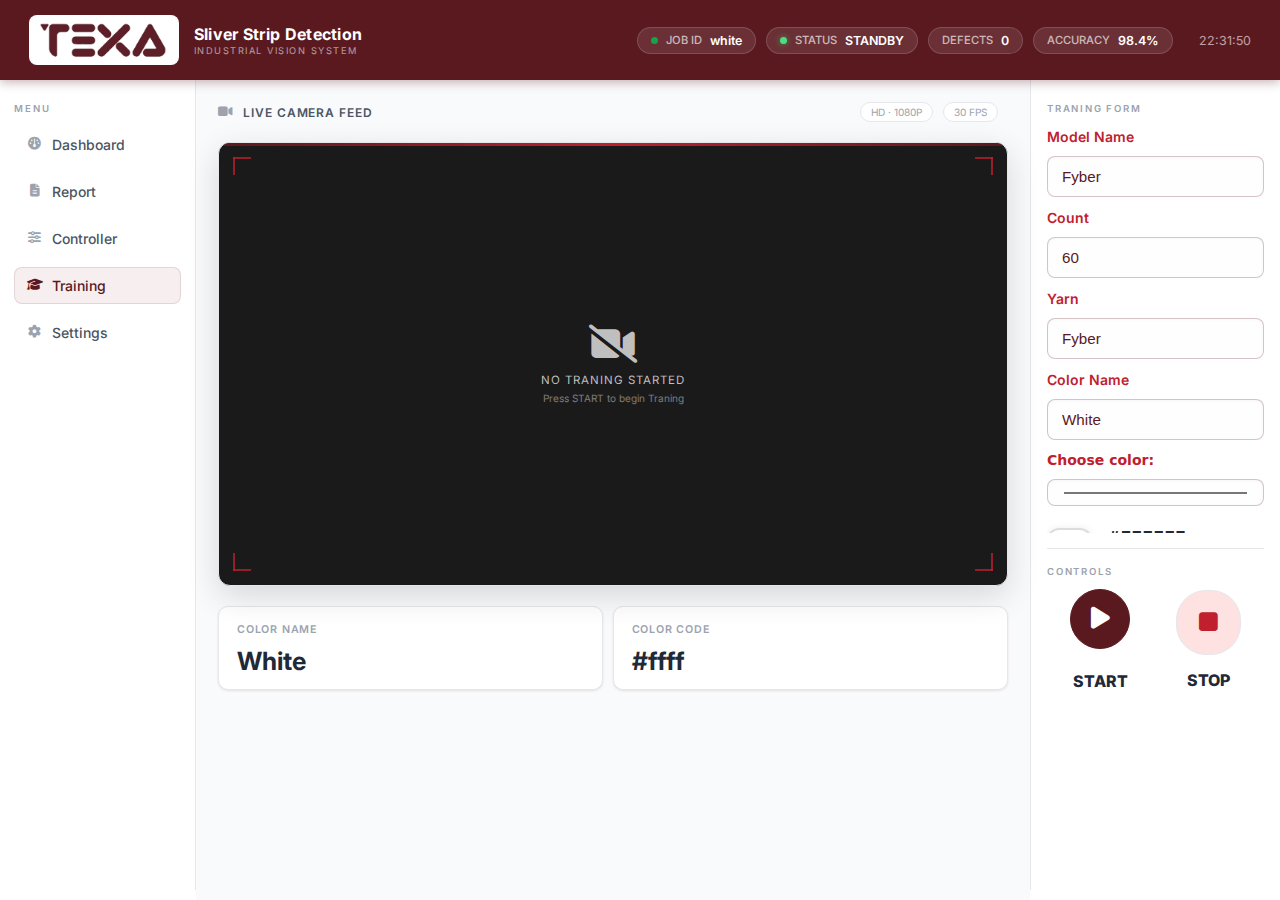
<file: traning.html>
<!DOCTYPE html>
<html lang="en">

<head>
    <meta charset="UTF-8" />
    <meta name="viewport" content="width=device-width, initial-scale=1.0" />
    <title>Traning — Sliver Strip Detection</title>
    <link rel="preconnect" href="https://fonts.googleapis.com">
    <link
        href="https://fonts.googleapis.com/css2?family=Inter:wght@300;400;500;600;700&family=JetBrains+Mono:wght@400;500&display=swap"
        rel="stylesheet">
    <link rel="stylesheet" href="https://cdnjs.cloudflare.com/ajax/libs/font-awesome/6.5.0/css/all.min.css"
        crossorigin="anonymous" />
    <style>
        @import url('https://fonts.googleapis.com/css2?family=Inter:ital,opsz,wght@0,14..32,100..900;1,14..32,100..900&display=swap');

        :root {
            --primary: #5a191f;
            --primary-dark: #3e1016;
            --primary-mid: #7a2229;
            --primary-light: #f7eeef;
            --primary-xlight: #fdf5f5;
            --accent: #c0202e;
            --white: #ffffff;
            --gray-50: #f9fafb;
            --gray-100: #f3f4f6;
            --gray-200: #e5e7eb;
            --gray-400: #9ca3af;
            --gray-600: #4b5563;
            --gray-800: #1f2937;
            --green: #16a34a;
            --green-light: #dcfce7;
            --red-light: #fee2e2;
            --shadow-sm: 0 1px 3px rgba(90, 25, 31, 0.08), 0 1px 2px rgba(90, 25, 31, 0.04);
            --shadow-md: 0 4px 12px rgba(90, 25, 31, 0.1);
            --shadow-lg: 0 10px 32px rgba(0, 0, 0, 0.14);
        }

        * {
            margin: 0;
            padding: 0;
            box-sizing: border-box;
        }

        a {
            text-decoration: none;
        }

        body {
            font-family: 'Inter', sans-serif;
            background: var(--white);
            color: var(--gray-800);
            min-height: 100vh;
            display: flex;
            flex-direction: column;
        }

        /* ─── HEADER ─── */
        header {
            background: var(--primary);
            color: var(--white);
            height: 80px;
            padding: 0 1.8rem;
            display: flex;
            align-items: center;
            box-shadow: 0 2px 10px rgba(90, 25, 31, 0.35);
            position: relative;
            z-index: 10;
            flex-shrink: 0;
        }

        .logo-icon {
            margin-right: 15px;
            width: 150px;
            height: 50px;
            background: rgb(255 255 255);
            border: 1px solid rgba(255, 255, 255, 0.22);
            border-radius: 8px;
            display: flex;
            align-items: center;
            justify-content: center;
            font-size: 1rem;
            flex-shrink: 0;
        }

        .logo-icon img {
            width: 100%;
            height: auto;
        }

        .brand {
            display: flex;
            flex-direction: column;
            line-height: 1.25;
        }

        .brand-name {
            font-size: 1rem;
            font-weight: 700;
            letter-spacing: 0.3px;
        }

        .brand-sub {
            font-family: "Inter", sans-serif;
            font-size: 0.58rem;
            opacity: 0.55;
            letter-spacing: 1.5px;
            text-transform: uppercase;
            margin-top: 1px;
        }

        .header-pills {
            display: flex;
            margin-right: 10px;
            margin-left: auto;
        }

        .pill {
            margin-right: 10px;
            display: flex;
            align-items: center;
            background: rgba(255, 255, 255, 0.1);
            border: 1px solid rgba(255, 255, 255, 0.15);
            border-radius: 20px;
            padding: 5px 13px;
            font-size: 0.78rem;
            font-weight: 500;
        }

        .pill-dot {
            width: 7px;
            height: 7px;
            border-radius: 50%;
            background: rgba(255, 255, 255, 0.35);
            flex-shrink: 0;
            margin-right: 8px;
        }

        .pill-dot.live {
            background: #4ade80;
            box-shadow: 0 0 6px rgba(74, 222, 128, 0.6);
            animation: blink 2s ease-in-out infinite;
            margin-right: 8px;
        }

        @keyframes blink {

            0%,
            100% {
                opacity: 1
            }

            50% {
                opacity: .3
            }
        }

        .pill-lbl {
            opacity: .65;
            font-size: .7rem;
        }

        .pill-val {
            font-weight: 600;
            margin-left: 8px;
        }

        .hdr-clock {
            font-family: "Inter", sans-serif;
            font-size: .78rem;
            opacity: .6;
            margin-left: .4rem;
        }

        /* ─── LAYOUT ─── */
        .container {
            flex: 1;
            display: grid;
            grid-template-columns: 196px 1fr 250px;
            min-height: 0;
        }

        /* ─── SIDEBAR ─── */
        aside {
            background: var(--white);
            border-right: 1px solid var(--gray-200);
            padding: 1.3rem .9rem;
            display: flex;
            flex-direction: column;
            margin-bottom: 10px;
        }

        aside.right {
            border-right: none;
            border-left: 1px solid var(--gray-200);
            padding: 1.3rem 1rem;
        }

        .sec-lbl {
            font-size: .6rem;
            font-weight: 600;
            letter-spacing: 1.8px;
            text-transform: uppercase;
            color: var(--gray-400);
            /* padding: 0 8px; */
            margin: 10px 0 4px;

        }

        .sec-lbl:first-child {
            margin-top: 2px;
            padding-bottom: 8px;
        }

        .nav-btn {
            background: transparent;
            border: 1px solid transparent;
            color: var(--gray-600);
            padding: 9px 12px;
            font-family: 'Inter', sans-serif;
            font-size: .875rem;
            font-weight: 500;
            border-radius: 8px;
            cursor: pointer;
            transition: all .18s ease;
            text-align: left;
            display: flex;
            align-items: center;
            margin-bottom: 10px;
            width: 100%;
        }

        .nav-btn i {
            width: 15px;
            text-align: center;
            font-size: .8rem;
            color: var(--gray-400);
            transition: color .18s;
            margin-right: 10px;
        }

        .nav-btn:hover {
            background: var(--primary-light);
            border-color: rgba(90, 25, 31, .12);
            color: var(--primary);
        }

        .nav-btn.active {
            background: var(--primary-light);
            border-color: rgba(90, 25, 31, .12);
            color: var(--primary);
        }

        .nav-btn.active i {
            color: var(--primary);
        }

        .nav-btn:hover i {
            color: var(--primary);
        }

        .divider {
            height: 1px;
            background: var(--gray-200);
            margin: 8px 0;
        }

        /* ─── MAIN ─── */
        main {
            background: var(--gray-50);
            padding: 1.4rem;
            display: flex;
            flex-direction: column;
            min-width: 0;
        }

        .feed-bar {
            display: flex;
            align-items: center;
            justify-content: space-between;
            margin-bottom: 20px;
        }

        .feed-title {
            font-size: .75rem;
            font-weight: 600;
            color: var(--gray-600);
            text-transform: uppercase;
            letter-spacing: .9px;
            display: flex;
            align-items: center;
        }

        .feed-title i {
            color: var(--gray-400);
            font-size: .8rem;
            margin-right: 10px;
        }

        .badge-row {
            display: flex;
        }

        .badge {
            font-family: "Inter", sans-serif;
            font-size: .63rem;
            padding: 3px 10px;
            border-radius: 20px;
            border: 1px solid var(--gray-200);
            color: var(--gray-400);
            background: var(--white);
            margin-right: 10px;
        }

        .badge.live-badge {
            background: var(--green-light);
            border-color: #86efac;
            color: var(--green);
            display: none;
            align-items: center;
        }

        .badge.live-badge i {
            margin-right: 10px;
        }

        /* Camera wrap */
        .camera-wrap {
            background: #1a1a1a;
            border-radius: 12px;
            overflow: hidden;
            position: relative;
            aspect-ratio: 16 / 9;
            width: 100%;
            height: auto;
            max-height: 50vh;
            min-height: 250px;
            display: grid;
            place-items: center;
            box-shadow: var(--shadow-lg);
            border: 1px solid var(--gray-200);
            margin-bottom: 20px;
        }

        /* Top accent stripe */
        .camera-wrap::before {
            content: '';
            position: absolute;
            top: 0;
            left: 0;
            right: 0;
            height: 3px;
            z-index: 3;
            background: linear-gradient(90deg, var(--primary), var(--accent), var(--primary));
        }

        /* Corner marks */
        .cm {
            position: absolute;
            width: 18px;
            height: 18px;
            z-index: 4;
            pointer-events: none;
        }

        .cm::before,
        .cm::after {
            content: '';
            position: absolute;
            background: var(--accent);
            opacity: .75;
        }

        .cm.tl {
            top: 14px;
            left: 14px;
        }

        .cm.tl::before {
            width: 2px;
            height: 100%;
            top: 0;
            left: 0;
        }

        .cm.tl::after {
            height: 2px;
            width: 100%;
            top: 0;
            left: 0;
        }

        .cm.tr {
            top: 14px;
            right: 14px;
        }

        .cm.tr::before {
            width: 2px;
            height: 100%;
            top: 0;
            right: 0;
        }

        .cm.tr::after {
            height: 2px;
            width: 100%;
            top: 0;
            right: 0;
        }

        .cm.bl {
            bottom: 14px;
            left: 14px;
        }

        .cm.bl::before {
            width: 2px;
            height: 100%;
            bottom: 0;
            left: 0;
        }

        .cm.bl::after {
            height: 2px;
            width: 100%;
            bottom: 0;
            left: 0;
        }

        .cm.br {
            bottom: 14px;
            right: 14px;
        }

        .cm.br::before {
            width: 2px;
            height: 100%;
            bottom: 0;
            right: 0;
        }

        .cm.br::after {
            height: 2px;
            width: 100%;
            bottom: 0;
            right: 0;
        }

        .no-feed,
        #videoFeed {
            grid-area: 1 / 1 / 2 / 2;
            width: 100%;
            height: 100%;
            object-fit: contain;
            display: flex;
            align-items: center;
            justify-content: center;
            flex-direction: column;
        }

        #videoFeed {
            object-fit: cover;
            background: #000;
        }

        .no-feed i {
            font-size: 2.4rem;
            color: #bfbfbf;
        }

        .no-feed p {
            font-family: "Inter", sans-serif;
            font-size: .72rem;
            letter-spacing: 1px;
            color: #bfbfbf;
            margin-top: 10px;
            text-transform: uppercase;
        }

        .no-feed span {
            margin-top: 5px;
            font-size: .63rem;
            opacity: .6;
            color: #bfbfbf;
        }

        .metrics-row {
            display: grid;
            grid-template-columns: repeat(2, 1fr);
        }

        .metric {
            margin-right: 10px;
            background: var(--white);
            border: 1px solid var(--gray-200);
            border-radius: 10px;
            padding: .95rem 1.1rem;
            box-shadow: var(--shadow-sm);
            transition: box-shadow .2s, border-color .2s;
        }

        .metric:last-child {
            margin-right: 0px;
        }

        .metric:hover {
            box-shadow: var(--shadow-md);
            border-color: rgba(90, 25, 31, .15);
        }

        .m-label {
            font-size: .67rem;
            font-weight: 600;
            color: var(--gray-400);
            text-transform: uppercase;
            letter-spacing: .8px;
            margin-bottom: 12px;
        }

        .m-val {
            font-family: "Inter", sans-serif;
            font-size: 25px;
            font-weight: bold;
            color: var(--gray-800);
            line-height: 1.05;
        }

        .m-val.good {
            color: var(--green);
        }

        .m-val.bad {
            color: var(--accent);
        }

        .m-note {
            font-size: .7rem;
            color: var(--gray-400);
            margin-top: 1px;
        }

        /* ─── RIGHT SIDEBAR ─── */
        .btn-start {
            height: 60px;
            width: 60px;
            background: var(--primary);
            color: var(--white);
            border: 1px solid var(--primary);
            padding: 10px 14px;
            border-radius: 30px;
            font-family: 'Inter', sans-serif;
            font-size: .9rem;
            font-weight: 600;
            cursor: pointer;
            display: flex;
            align-items: center;
            justify-content: center;
            transition: all .2s;
            /* box-shadow: 0 3px 10px rgba(90, 25, 31, .28); */
            margin-bottom: 7px;
            /* letter-spacing: .2px; */
        }

        .btn-start:hover {
            background: white;
            color: var(--primary);
            /* box-shadow: 0 5px 16px rgba(90, 25, 31, .38); */
            transform: translateY(-1px);
        }

        .btn-start i {
            font-size: 25px;
        }

        .btn-stop i {
            font-size: 25px;
        }

        .start_stop_flex {
            display: flex;
            justify-content: space-around;
            align-items: center;
        }

        .btn-stop {
            height: 65px;
            width: 65px;
            background: var(--red-light);
            border-color: #fca5a5;
            border: 1px solid var(--gray-200);
            padding: 10px 14px;
            border-radius: 30px;
            font-family: 'Inter', sans-serif;
            font-size: .875rem;
            font-weight: 500;
            cursor: pointer;
            display: flex;
            align-items: center;
            justify-content: center;
            transition: all .2s;
            color: var(--accent);
        }

        .btn-stop:hover {
            background: var(--white);
            color: var(--gray-600);

        }

        .sel-lbl {
            font-size: .63rem;
            font-weight: 600;
            color: var(--gray-400);
            text-transform: uppercase;
            letter-spacing: 1.2px;
            display: block;
            margin-bottom: 5px;
        }

        select.cam-select {
            width: 100%;
            background: var(--white);
            border: 1px solid var(--gray-200);
            color: var(--gray-800);
            padding: 9px 30px 9px 11px;
            font-family: 'Inter', sans-serif;
            font-size: .85rem;
            border-radius: 8px;
            cursor: pointer;
            outline: none;
            appearance: none;
            -webkit-appearance: none;
            background-image: url("data:image/svg+xml,%3Csvg xmlns='http://www.w3.org/2000/svg' width='12' height='12' viewBox='0 0 24 24' fill='none' stroke='%239ca3af' stroke-width='2'%3E%3Cpath d='M6 9l6 6 6-6'/%3E%3C/svg%3E");
            background-repeat: no-repeat;
            background-position: right 10px center;
            box-shadow: var(--shadow-sm);
            transition: border-color .2s;
        }

        select.cam-select:focus {
            border-color: var(--primary);
            box-shadow: 0 0 0 3px rgba(90, 25, 31, .08);
        }

        .stat-card {
            background: var(--gray-50);
            border: 1px solid var(--gray-200);
            border-radius: 8px;
            padding: .75rem .95rem;
            margin-bottom: 6px;
        }

        .sc-lbl {
            font-size: .63rem;
            font-weight: 600;
            color: var(--gray-400);
            text-transform: uppercase;
            letter-spacing: 1px;
            margin-bottom: 2px;
        }

        .sc-val {
            font-family: "Inter", sans-serif;
            font-size: 1.15rem;
            font-weight: 600;
            color: var(--gray-800);
        }

        .pbar {
            height: 4px;
            background: var(--gray-200);
            border-radius: 4px;
            margin-top: 6px;
            overflow: hidden;
        }

        .pbar-fill {
            height: 100%;
            border-radius: 4px;
            background: var(--primary);
            transition: width .5s ease;
        }

        .pbar-fill.green {
            background: var(--green);
        }

        .log-box {
            background: var(--white);
            border: 1px solid var(--gray-200);
            border-radius: 8px;
            padding: .6rem .75rem;
            font-family: "Inter", sans-serif;
            font-size: .63rem;
            color: var(--gray-400);
            line-height: 1.9;
            max-height: 118px;
            overflow-y: auto;
        }

        .toast {
            position: fixed;
            bottom: 26px;
            left: 50%;
            transform: translateX(-50%) translateY(60px);
            background: var(--primary);
            color: var(--white);
            padding: 12px 24px;
            border-radius: 8px;
            box-shadow: 0 8px 24px rgba(90, 25, 31, .32);
            z-index: 1000;
            display: none;
            font-size: .875rem;
            font-weight: 500;
            min-width: 270px;
            text-align: center;
            transition: transform .3s ease;
        }

        .toast.show {
            transform: translateX(-50%) translateY(0);
        }

        /* ─── MODAL ─── */
        .modal {
            position: fixed;
            inset: 0;
            background: rgba(31, 41, 55, .42);
            display: none;
            align-items: center;
            justify-content: center;
            z-index: 2000;
            backdrop-filter: blur(3px);
        }

        .modal-box {
            background: var(--white);
            border-radius: 14px;
            width: 460px;
            max-width: 92%;
            box-shadow: 0 20px 60px rgba(0, 0, 0, .2);
            overflow: hidden;
        }

        .modal-head {
            background: var(--primary);
            padding: 1.25rem 1.5rem;
            display: flex;
            align-items: center;
            color: var(--white);
        }

        .modal-head i {
            margin-right: 10px;
            font-size: .95rem;
            opacity: .8;
        }

        .modal-head-title {
            font-size: .95rem;
            font-weight: 700;
            letter-spacing: .3px;
        }

        .modal-body {
            padding: 1.5rem;
        }

        .modal-foot {
            padding: .9rem 1.5rem 1.3rem;
            display: flex;
            justify-content: flex-end;
            margin-right: 10px;
            border-top: 1px solid var(--gray-100);
        }

        .modal-foot button {
            margin-right: 15px;
        }

        /* Modal Tabs */
        .modal-tabs {
            display: flex;
            border-bottom: 2px solid var(--gray-100);
            margin: 0 -1.5rem 1.5rem;
        }

        .modal-tab {
            flex: 1;
            padding: 0.875rem 1rem;
            background: none;
            border: none;
            color: var(--gray-600);
            font-size: 0.875rem;
            font-weight: 500;
            cursor: pointer;
            border-bottom: 2px solid transparent;
            margin-bottom: -2px;
            transition: all 0.2s ease;
        }

        .modal-tab:hover {
            background: var(--gray-50);
            color: var(--primary);
        }

        .modal-tab.active {
            color: var(--primary);
            border-bottom-color: var(--primary);
            font-weight: 600;
        }

        .tab-content {
            display: none;
        }

        .tab-content.active {
            display: block;
        }

        /* Mode toggle */
        .mode-toggle {
            display: flex;
            background: var(--gray-100);
            border: 1px solid var(--gray-200);
            border-radius: 9px;
            padding: 4px;

        }

        .mode-toggle input[type="radio"] {
            display: none;
        }

        .mode-toggle label {
            margin-right: 10px;
            flex: 1;
            text-align: center;
            padding: 10px;
            border-radius: 6px;
            font-size: .875rem;
            font-weight: 500;
            color: var(--gray-600);
            cursor: pointer;
            transition: all .2s;
            user-select: none;
        }

        .mode-toggle input[type="radio"]:checked+label {
            background: var(--primary);
            color: var(--white);
            box-shadow: var(--shadow-sm);
        }

        /* Sliders */
        .slider-block {
            margin-top: 1.1rem;
            display: flex;
            flex-direction: column;

        }

        .slider-row {
            display: flex;
            flex-direction: column;
            margin-bottom: 10px;

        }

        .slider-top {
            display: flex;
            justify-content: space-between;
            align-items: center;
            margin-bottom: 10px;
        }

        .slider-name {
            font-size: .8rem;
            font-weight: 500;
            color: var(--gray-600);
            margin-bottom: 10px;
        }

        .slider-num {
            width: 58px;
            text-align: center;
            border: 1px solid var(--gray-200);
            border-radius: 6px;
            padding: 4px 6px;
            font-family: "Inter", sans-serif;
            font-size: .78rem;
            color: var(--gray-800);
            outline: none;
            transition: border-color .2s;
        }

        .slider-num:focus {
            border-color: var(--primary);
        }

        /* Enhanced Range Slider Styling */
        input[type="range"] {
            -webkit-appearance: none;
            appearance: none;
            width: 100%;
            height: 8px;
            border-radius: 8px;
            background: var(--gray-200);
            /* default empty track color */
            outline: none;
            cursor: pointer;
            transition: background 0.2s ease;
        }

        /* WebKit browsers (Chrome, Safari, Edge) */
        input[type="range"]::-webkit-slider-runnable-track {
            height: 8px;
            border-radius: 8px;
        }

        input[type="range"]::-webkit-slider-thumb {
            -webkit-appearance: none;
            appearance: none;
            width: 22px;
            height: 22px;
            border-radius: 50%;
            background: white;
            border: 3px solid var(--primary);
            cursor: pointer;
            box-shadow: 0 2px 8px rgba(90, 25, 31, 0.3);
            margin-top: -7px;
            /* centers thumb vertically */
            transition: all 0.2s ease;
        }

        input[type="range"]::-webkit-slider-thumb:hover {
            transform: scale(1.15);
            border-color: var(--accent);
            box-shadow: 0 3px 12px rgba(90, 25, 31, 0.4);
        }

        /* Firefox */
        input[type="range"]::-moz-range-track {
            height: 8px;
            border-radius: 8px;
            background: var(--gray-200);
        }

        input[type="range"]::-moz-range-progress {
            height: 8px;
            border-radius: 8px;
            background: var(--primary);
        }

        input[type="range"]::-moz-range-thumb {
            width: 22px;
            height: 22px;
            border-radius: 50%;
            background: white;
            border: 3px solid var(--primary);
            cursor: pointer;
            box-shadow: 0 2px 8px rgba(90, 25, 31, 0.3);
        }

        /* Dynamic fill for WebKit (Chrome/Edge/Safari) */
        input[type="range"] {
            background: linear-gradient(to right,
                    var(--primary) 0%,
                    var(--primary) var(--value, 35%),
                    var(--gray-200) var(--value, 35%),
                    var(--gray-200) 100%);
        }

        /* Hover version */
        /* input[type="range"]:hover {
      background: linear-gradient(to right,
          var(--primary-mid) 0%,
          var(--primary-mid) var(--value, 35%),
          var(--gray-300) var(--value, 35%),
          var(--gray-300) 100%);
    } */

        /* Buttons */
        .btn-m {
            padding: 9px 20px;
            border: none;
            border-radius: 8px;
            font-family: 'Inter', sans-serif;
            font-size: .875rem;
            font-weight: 600;
            cursor: pointer;
            transition: all .2s;
        }

        .btn-m.primary {
            background: var(--primary);
            color: var(--white);
            box-shadow: 0 2px 8px rgba(90, 25, 31, .22);
            border: 1px solid var(--primary);
        }

        .btn-m.primary:hover {
            background: white;
            color: var(--primary);
        }

        .btn-m.ghost {
            background: var(--gray-100);
            color: var(--gray-600);
        }

        .btn-m.ghost:hover {
            background: var(--gray-200);
        }

        /* Training done */
        .done-body {
            padding: 2rem 1.5rem;
            text-align: center;
        }

        .done-icon {
            width: 58px;
            height: 58px;
            background: var(--green-light);
            border: 3px solid #0fa844;
            border-radius: 50%;
            display: flex;
            align-items: center;
            justify-content: center;
            margin: 0 auto 1rem;
            color: var(--green);
            font-size: 1.4rem;
        }

        .done-title {
            font-size: 1.35rem;
            font-weight: 700;
            margin-bottom: 6px;
        }

        .done-sub {
            font-size: 16px;
            color: var(--gray-400);
        }


        /* Defects Slider Section */
        .defects-section {
            background: white;
            border-radius: 10px;
            padding: 1.1rem 1.3rem;
            border: 1px solid var(--gray-200);
            box-shadow: var(--shadow-sm);
            overflow: hidden;
            /* padding-bottom: 50px; */
            position: relative;
        }

        .defects-slider {
            display: flex;
            flex-direction: column;
            width: 100%;
            min-width: 0;
            flex-wrap: nowrap;
            height: 250px;
            overflow: auto;
            padding: 8px 4px 12px 4px;
            scroll-behavior: smooth;
            -webkit-overflow-scrolling: touch;
            scrollbar-width: none;
            scrollbar-color: var(--primary) var(--gray-100);
            user-select: none;
            scroll-snap-type: y mandatory;
        }

        .defects-slider::-webkit-scrollbar {
            height: 8px;
        }

        .defects-slider::-webkit-scrollbar-track {
            background: var(--gray-100);
            border-radius: 4px;
        }

        .defects-slider::-webkit-scrollbar-thumb {
            background: var(--primary);
            border-radius: 4px;
            border: 2px solid var(--gray-100);
        }

        .defects-slider::-webkit-scrollbar-thumb:hover {
            background: var(--accent);
        }

        /* Defect Thumbnail with Snap Scroll */
        .defect-thumb {
            flex: 0 0 140px;
            /* width: 140px; */
            margin-bottom: 10px;
            height: 100px;
            background: #0f0f0f;
            border-radius: 8px;
            overflow: hidden;
            position: relative;
            display: grid;
            place-items: center;
            cursor: pointer;
            scroll-snap-align: start;
            transition: all 0.2s ease;
            border: 2px solid transparent;
        }

        .defect-thumb:hover {
            border-color: var(--primary);
            box-shadow: 0 4px 12px rgba(192, 32, 46, 0.25);
        }

        .defect-thumb img {
            width: 100%;
            height: 100%;
            object-fit: cover;
            display: block;
            background: #111;
        }

        .defect-thumb::after {
            content: "DEFECT";
            position: absolute;
            bottom: 8px;
            left: 50%;
            transform: translateX(-50%);
            background: var(--accent);
            color: white;
            font-size: 0.68rem;
            font-weight: 600;
            padding: 3px 10px;
            border-radius: 10px;
            box-shadow: 0 1px 4px rgba(0, 0, 0, 0.4);
        }

        .defect-empty {
            color: #6b7280;
            font-size: 0.9rem;
            text-align: center;
            padding: 2.5rem 1rem;
            background: #f9fafb;
            border-radius: 8px;
            border: 1px dashed #d1d5db;
            min-height: 140px;
            display: flex;
            align-items: center;
            justify-content: center;
            width: 100%;
        }

        /* Modal navigation arrows */
        .defect-nav {
            position: absolute;
            top: 50%;
            transform: translateY(-50%);
            background: rgba(0, 0, 0, 0.5);
            color: white;
            border: none;
            width: 48px;
            height: 48px;
            border-radius: 50%;
            font-size: 1.4rem;
            cursor: pointer;
            display: flex;
            align-items: center;
            justify-content: center;
            opacity: 0.7;
            transition: all 0.2s;
            z-index: 10;
        }

        .defect-nav:hover {
            background: rgba(192, 32, 46, 0.7);
            opacity: 1;
        }

        .defect-nav.prev {
            left: 16px;
        }

        .defect-nav.next {
            right: 16px;
        }

        .defect-nav:disabled,
        .defect-nav[hidden] {
            display: none;
        }

        /* Enhanced Slider Navigation Arrows */
        .slider-arrow {
            position: absolute;
            bottom: -35%;
            transform: translateY(-50%);
            width: 40px;
            height: 40px;
            background: linear-gradient(135deg, var(--primary) 0%, var(--primary-dark) 100%);
            color: white;
            border: none;
            border-radius: 50%;
            font-size: 1.1rem;
            font-weight: 600;
            cursor: pointer;
            z-index: 5;
            display: flex;
            align-items: center;
            justify-content: center;
            box-shadow: 0 4px 12px rgba(90, 25, 31, 0.3), 0 0 0 0 rgba(90, 25, 31, 0.2);
            transition: all 0.3s cubic-bezier(0.4, 0, 0.2, 1);
            backdrop-filter: blur(4px);
            border: 1px solid rgba(255, 255, 255, 0.1);
        }

        .slider-arrow:hover {
            background: linear-gradient(135deg, var(--accent) 0%, #d00000 100%);
            transform: translateY(-50%) scale(1.1);
            box-shadow: 0 6px 20px rgba(192, 32, 46, 0.5), 0 0 0 4px rgba(192, 32, 46, 0.15);
            border-color: rgba(255, 255, 255, 0.2);
        }

        .slider-arrow:active {
            transform: translateY(-50%) scale(0.95);
            box-shadow: 0 2px 8px rgba(192, 32, 46, 0.4);
        }

        .slider-arrow.prev {
            right: 4pc;
        }

        .slider-arrow.next {
            right: 1pc;
        }

        .slider-arrow:disabled {
            opacity: 0.3;
            cursor: not-allowed;
            background: linear-gradient(135deg, var(--gray-400) 0%, var(--gray-600) 100%);
            pointer-events: none;
        }

        .slider-arrow:disabled:hover {
            transform: translateY(-50%) scale(1);
            box-shadow: 0 4px 12px rgba(90, 25, 31, 0.3);
        }

        .mtb-3 {
            margin-bottom: 15px;
            margin-top: 15px;
        }

        .btn-m.delete {
            background-color: red;
            color: rgb(255, 255, 255);
            padding: 10px 20px;
            border: 1px solid #ff0000;
        }

        .btn-m.delete:hover {
            background-color: rgb(255, 255, 255);
            color: red;
            padding: 10px 20px;
            border: 1px solid red;
        }

        .form input {
            width: 100%;
            padding: 11px 14px;
            font-size: 0.95rem;
            font-weight: 500;
            border: 1px solid rgba(90, 25, 31, 0.25);
            border-radius: 8px;
            background: #fefefe;
            color: var(--primary);
            cursor: default;
            box-shadow: inset 0 1px 3px rgba(0, 0, 0, 0.03);
            margin-top: 10px;
            margin-bottom: 10px;
        }

        .form label {
            font-size: 14px;
            font-weight: 600;
            color: var(--accent);
        }

        .color_picker_div {
            width: 45px;
            height: 45px;
            margin-right: 15px;
            border-radius: 12px;
            border: 2px solid #ddd;
            box-shadow: 0 2px 8px rgba(0, 0, 0, 0.12);
            background-color: #ffffff;
            margin-bottom: 15px;
        }

        .form {
            height: 48vh;
            overflow: auto;
        }

        ::-webkit-scrollbar {
            width: 12px;
        }

        ::-webkit-scrollbar-thumb {
            background: #888;
            border-radius: 10px;
            border: 3px solid #f1f1f1;
        }

        ::-webkit-scrollbar-thumb:hover {
            border: 2px solid #f1f1f1;
            background: #555;
        }

        .start_name_flex {
            display: flex;
            flex-direction: column;
            align-items: center;
        }

        .start_name_flex p {
            font-size: 16px;
            font-weight: 800;
            text-transform: uppercase;
            margin-top: 15px;
        }
    </style>
</head>

<body>
    <!-- HEADER -->
    <header>
        <div class="logo-icon">
            <a href="index.html">
                <img src="img/logo/logo.png" alt="">
            </a>
        </div>
        <div class="brand">
            <div class="brand-name">Sliver Strip Detection</div>
            <div class="brand-sub">Industrial Vision System</div>
        </div>
        <div class="header-pills">
            <div class="pill">
                <span class="pill-dot" id="jobColorDot" style="background: #16a34a;"></span>
                <span class="pill-lbl">JOB ID</span>
                <span class="pill-val" id="jobIdLabel">white</span>
            </div>
            <div class="pill">
                <span class="pill-dot live" id="statusDot"></span>
                <span class="pill-lbl">STATUS</span>
                <span class="pill-val" id="statusLabel">STANDBY</span>
            </div>
            <div class="pill">
                <span class="pill-lbl">DEFECTS</span>
                <span class="pill-val" id="hdrDefects">0</span>
            </div>
            <div class="pill">
                <span class="pill-lbl">ACCURACY</span>
                <span class="pill-val">98.4%</span>
            </div>
        </div>
        <div class="hdr-clock" id="clock">--:--:--</div>
    </header>
    <!-- LAYOUT -->
    <div class="container">

        <!-- LEFT SIDEBAR -->
        <aside class="">
            <div class="sec-lbl">Menu</div>
            <a href="index.html" class="nav-btn ">
                <i class="fa-solid fa-gauge"></i> Dashboard
            </a>
            <a href="report.html" class="nav-btn">
                <i class="fas fa-file-lines"></i> Report
            </a>
            <button class="nav-btn" onclick="showToast('Controller panel opening...',3000)">
                <i class="fas fa-sliders"></i> Controller
            </button>
            <!-- <button class="nav-btn" onclick="startTraining()">
                <i class="fas fa-graduation-cap"></i> Training
            </button> -->
            <a href="traning.html" class="nav-btn active">
                <i class="fas fa-graduation-cap"></i> Training
            </a>
            <button class="nav-btn" onclick="openSettings()">
                <i class="fas fa-gear"></i> Settings
            </button>
        </aside>
        <!-- MAIN -->
        <main>
            <div class="feed-bar">
                <div class="feed-title">
                    <i class="fas fa-video"></i> Live Camera Feed
                </div>
                <div class="badge-row">
                    <span class="badge">HD · 1080P</span>
                    <span class="badge live-badge" id="liveBadge">
                        <i class="fas fa-circle" style="font-size:.42rem;"></i> LIVE
                    </span>
                    <span class="badge">30 FPS</span>
                </div>
            </div>
            <div class="camera-wrap">
                <div class="cm tl"></div>
                <div class="cm tr"></div>
                <div class="cm bl"></div>
                <div class="cm br"></div>
                <div class="no-feed" id="noFeed">
                    <i class="fas fa-video-slash"></i>
                    <p>No Traning Started</p>
                    <span>Press START to begin Traning</span>
                </div>
                <video id="videoFeed" autoplay playsinline muted
                    style="display:none; width:100%; height:100%; object-fit:cover;"></video>
            </div>
            <!-- DEFECTS CAROUSEL / SLIDER (below camera-wrap) -->
            <!-- DEFECT DETAIL MODAL with slider -->
            <div id="defectModal" class="modal">
                <div class="modal-box" style="width:86%; max-width:980px; position:relative;">
                    <div class="modal-head">
                        <i class="fas fa-bug"></i>
                        <div class="modal-head-title">Defect Viewer</div>
                        <div style="margin-left:auto; font-size:0.9rem; opacity:0.8;" id="defectModalPosition"></div>
                    </div>
                    <div class="modal-body"
                        style="padding:1rem; text-align:center; background:#0a0a0a; position:relative; min-height:60vh; display:flex; align-items:center; justify-content:center;">
                        <!-- Navigation Arrows -->
                        <button id="prevDefect" class="defect-nav prev" onclick="changeDefect(-1)">
                            <i class="fas fa-chevron-left"></i>
                        </button>
                        <img id="defectModalImage"
                            style="max-width:100%; max-height:68vh; border-radius:8px; box-shadow:0 6px 24px rgba(0,0,0,0.7); object-fit:contain;">
                        <button id="nextDefect" class="defect-nav next" onclick="changeDefect(1)">
                            <i class="fas fa-chevron-right"></i>
                        </button>
                    </div>
                    <div class="modal-foot" style="justify-content:center;  padding:1rem 1.5rem;">
                        <button class="btn-m primary" onclick="downloadDefectImage()">
                            <i class="fas fa-download"></i> Save Current Image
                        </button>
                        <button class="btn-m delete"><i class="fa-regular fa-trash-can"></i>
                            Delete</button>
                        <button class="btn-m ghost" onclick="closeDefectModal()">Close</button>
                    </div>
                </div>
            </div>
            <div class="metrics-row">
                <div class="metric">
                    <div class="m-label">Color Name</div>
                    <div class="m-val" id="inspectedCount">White</div>
                </div>
                <div class="metric">
                    <div class="m-label">Color Code</div>
                    <div class="m-val  " id="goodCount">#ffff</div>
                </div>
            </div>
        </main>
        <!-- RIGHT SIDEBAR -->
        <aside class="right">
            <div class="form">
                <div class="sec-lbl">Traning Form</div>
                <form>
                    <div>
                        <label> Model Name</label>
                        <input type="text" id="currentModeDisplay" value="Fyber">
                    </div>
                    <div>
                        <label> Count</label>
                        <input type="text" id="currentModeDisplay" value="60">
                    </div>
                    <div>
                        <label> Yarn</label>
                        <input type="text" id="currentModeDisplay" value="Fyber">
                    </div>
                    <div>
                        <label> Color Name</label>
                        <input type="text" id="currentModeDisplay" value="White">
                    </div>
                    <div style="display: flex; flex-direction: column; gap: 12px; font-family: system-ui, sans-serif;">
                        <div>
                            <label for="colorPicker">Choose color:</label>
                            <input type="color" id="colorPicker" value="#ffffff">
                        </div>
                        <div style="display: flex;     ">
                            <div class="color_picker_div" id="colorPreview"></div>
                            <div>
                                <div style="font-weight: bold;" id="hexValue">#FFFFFF</div>
                                <div style="color: #666; font-size: 0.9em;" id="rgbValue">rgb(255, 255, 255)</div>
                            </div>
                        </div>
                    </div>
                    <script>
                        const picker = document.getElementById('colorPicker');
                        const preview = document.getElementById('colorPreview');
                        const hexDisplay = document.getElementById('hexValue');
                        const rgbDisplay = document.getElementById('rgbValue');
                        function updateColor() {
                            const color = picker.value;
                            preview.style.backgroundColor = color;
                            hexDisplay.textContent = color.toUpperCase();
                            // Convert hex to rgb
                            const r = parseInt(color.substr(1, 2), 16);
                            const g = parseInt(color.substr(3, 2), 16);
                            const b = parseInt(color.substr(5, 2), 16);
                            rgbDisplay.textContent = `rgb(${r}, ${g}, ${b})`;
                        }
                        picker.addEventListener('input', updateColor);
                        // Run once on page load
                        updateColor();
                    </script>
                </form>
            </div>
            <div class="divider mtb-3 "></div>
            <div>
                <div class="sec-lbl">Controls</div>
                <div class="start_stop_flex">
                    <div class="start_name_flex">
                        <button class="btn-start" id="cameraSelect" onclick="startDetection()">
                            <i class="fas fa-play"></i>
                        </button>
                        <p>start</p>
                    </div>
                    <div class="start_name_flex">
                        <button class="btn-stop" onclick="stopDetection()">
                            <i class="fas fa-stop"></i>
                        </button>
                        <p>stop</p>
                    </div>
                </div>
        </aside>
    </div>
    <!-- TOAST -->
    <div id=" toast" class="toast"><span id="toastMessage"></span>
    </div>
    <!-- SETTINGS MODAL -->
    <div id="settingsModal" class="modal">
        <div class="modal-box">
            <div class="modal-head">
                <i class="fas fa-gear"></i>
                <div class="modal-head-title">Detection Settings</div>
            </div>
            <div class="modal-body">
                <!-- Tabs -->
                <div class="modal-tabs">
                    <button class="modal-tab active" onclick="switchTab('detection')">Detection Mode</button>
                    <button class="modal-tab" onclick="switchTab('threshold')">Threshold</button>
                </div>
                <!-- Detection Mode Tab Content -->
                <div id="detectionTab" class="tab-content active">
                    <span class="sel-lbl" style="display:block;margin-bottom:8px;">Detection Mode</span>

                    <div class="mode-toggle">
                        <input type="radio" name="mode" id="modeDefault" value="default" checked
                            onchange="toggleManual()">
                        <label for="modeDefault">Default</label>
                        <input type="radio" name="mode" id="modeManual" value="manual" onchange="toggleManual()">
                        <label for="modeManual">Manual</label>
                    </div>
                    <div id="defaultInfo" style="margin: 12px 0 4px;">
                        <input type="text" id="currentModeDisplay" value="6.3.1" readonly style="
          width: 100%;
          padding: 11px 14px;
          font-size: 0.95rem;
          font-weight: 500;
          border: 1px solid rgba(90,25,31,0.25);
          border-radius: 8px;
          background: #fefefe;
          color: var(--primary);
          cursor: default;
          box-shadow: inset 0 1px 3px rgba(0,0,0,0.03);
        ">
                        <p style="font-size:0.74rem; color:var(--gray-500); margin-top:10px; text-align:center;">
                            Mode is locked to Default in current system configuration
                        </p>
                    </div>
                    <div id="manualControls" style="display:none;">
                        <div class="slider-block">
                            <div class="slider-row">
                                <div class="slider-top">
                                    <span class="slider-name">Exposure</span>
                                    <input type="number" id="lowerValue" class="slider-num" value="35" min="0" max="100"
                                        oninput="document.getElementById('lowerSlider').value=this.value">
                                </div>
                                <input type="range" id="lowerSlider" min="0" max="100" value="35"
                                    oninput="document.getElementById('lowerValue').value=this.value">
                            </div>

                        </div>
                    </div>
                </div>
                <!-- Threshold Tab Content -->
                <div id="thresholdTab" class="tab-content">
                    <span class="sel-lbl" style="display:block;margin-bottom:8px;">Threshold Value</span>
                    <input type="number" id="thresholdValue" placeholder="Enter threshold value" style="
            width: 100%;
            padding: 11px 14px;
            font-size: 0.95rem;
            font-weight: 500;
            border: 1px solid rgba(90,25,31,0.25);
            border-radius: 8px;
            background: #ffffff;
            color: var(--primary);
            box-shadow: inset 0 1px 3px rgba(0,0,0,0.03);
          " value="75" min="0" max="100">
                    <p style="font-size:0.74rem; color:var(--gray-500); margin-top:10px;">
                        Adjust threshold value to control detection sensitivity. Higher values require more
                        confidence.
                    </p>
                </div>
            </div>
            <div class="modal-foot">
                <button class="btn-m ghost" onclick="closeSettings()">Cancel</button>
                <button class="btn-m primary" onclick="saveSettings()">Save Settings</button>
            </div>
        </div>
    </div>
    <!-- TRAINING MODAL -->
    <div id="trainingModal" class="modal">
        <div class="modal-box">
            <div class="done-body">
                <div class="done-icon"><i class="fas fa-check"></i></div>
                <div class="done-title">Training Complete</div>
                <div class="done-sub">Model trained successfully. Detection accuracy updated.</div>
            </div>
            <div class="modal-foot" style="justify-content:center;border-top:1px solid var(--gray-100);">
                <button class="btn-m primary"
                    onclick="document.getElementById('trainingModal').style.display='none'">Done</button>
            </div>
        </div>
    </div>
    <script>
        // ─── Clock ──────────────────────────────────────────────────────────
        (function tick() {
            document.getElementById('clock').textContent = new Date().toTimeString().slice(0, 8);
        })();
        setInterval(() => {
            document.getElementById('clock').textContent = new Date().toTimeString().slice(0, 8);
        }, 1000);
        // ─── Uptime ─────────────────────────────────────────────────────────
        let sessionStart = null;
        let uptimeTimer = null;
        function startUptime() {
            sessionStart = Date.now();
            uptimeTimer = setInterval(() => {
                const s = Math.floor((Date.now() - sessionStart) / 1000);
                document.getElementById('uptimeVal').textContent = `${Math.floor(s / 60)}:${String(s % 60).padStart(2, '0')}`;
            }, 1000);
        }
        function stopUptime() {
            if (uptimeTimer) { clearInterval(uptimeTimer); uptimeTimer = null; }
        }
        // ─── Log ────────────────────────────────────────────────────────────
        function addLog(msg) {
            const box = document.getElementById('logBox');
            if (!box) return;
            const time = new Date().toTimeString().slice(0, 8);
            box.innerHTML += `<div><span style="color:var(--primary);font-weight:600">${time}</span> ${msg}</div>`;
            box.scrollTop = box.scrollHeight;
        }
        // ─── SINGLE FIXED SET OF DEFECT IMAGES ──────────────────────────────
        const FIXED_DEFECT_IMAGES = [
            "https://placehold.co/640x480/ff4d6d/white?text=EDGE+SLIVER",
            "https://placehold.co/640x480/ef233c/fff?text=DENT+DEFECT",
            "https://picsum.photos/seed/metaldefect1/640/480",
            "https://placehold.co/640x480/c1121f/white?text=SCRATCH+DEFECT",
            "https://picsum.photos/seed/industrialdefect/640/480",
            "https://placehold.co/640x480/d00000/fff?text=CRACK+DETECTED"
        ];
        let defectHistory = [];
        let currentModalIndex = -1;
        // Initialize with the fixed set (shown on page load)
        FIXED_DEFECT_IMAGES.forEach(src => {
            defectHistory.push({ time: "Sample", src: src, isSample: true });
        });
        function addDefectImage(imgSrc) {
            const time = new Date().toLocaleTimeString([], { hour: '2-digit', minute: '2-digit', second: '2-digit' });
            defectHistory.unshift({ time, src: imgSrc, isSample: false });
            if (defectHistory.length > 10) defectHistory.pop();
            renderDefectThumbs();
        }
        function renderDefectThumbs() {
            const container = document.getElementById('defectsSlider');
            if (!container) return;
            container.innerHTML = '';
            if (defectHistory.length === 0) {
                container.innerHTML = `<div class="defect-empty">Waiting for detection to start...</div>`;
                return;
            }
            defectHistory.forEach((def, idx) => {
                const thumb = document.createElement('div');
                thumb.className = 'defect-thumb';
                if (def.isSample) {
                    thumb.style.opacity = "0.78";
                    thumb.style.border = "1px dashed #9ca3af";
                    thumb.innerHTML = `
            <img src="${def.src}" alt="Sample defect" loading="lazy">
            `;
                } else {
                    thumb.innerHTML = `<img src="${def.src}" alt="Defect ${idx + 1}" loading="lazy">`;
                }
                thumb.onclick = () => openDefectModal(idx);
                container.appendChild(thumb);
            });
        }
        function openDefectModal(index) {
            currentModalIndex = index;
            updateModalImage();
            document.getElementById('defectModal').style.display = 'flex';
        }
        function updateModalImage() {
            if (currentModalIndex < 0 || currentModalIndex >= defectHistory.length) {
                closeDefectModal();
                return;
            }
            const def = defectHistory[currentModalIndex];
            document.getElementById('defectModalImage').src = def.src;
            document.getElementById('defectModalPosition').textContent = `${currentModalIndex + 1} / ${defectHistory.length} — ${def.time}`;
            document.getElementById('prevDefect').disabled = currentModalIndex === 0;
            document.getElementById('nextDefect').disabled = currentModalIndex === defectHistory.length - 1;
        }
        function changeDefect(direction) {
            currentModalIndex += direction;
            updateModalImage();
        }
        function closeDefectModal() {
            document.getElementById('defectModal').style.display = 'none';
            currentModalIndex = -1;
        }
        function downloadDefectImage() {
            if (currentModalIndex < 0 || currentModalIndex >= defectHistory.length) return;
            const img = document.getElementById('defectModalImage');
            const a = document.createElement('a');
            a.href = img.src;
            a.download = `defect_${new Date().toISOString().slice(0, 19).replace(/[:T]/g, '-')}.jpg`;
            a.click();
        }
        // ─── Detection / Demo Logic ─────────────────────────────────────────
        let inspected = 0;
        let good = 0;
        let bad = 0;
        let demoDefectInterval = null;
        function startDetection() {
            const cam = document.getElementById('cameraSelect')?.value || "0";
            fetch('/start', {
                method: 'POST',
                headers: { 'Content-Type': 'application/json' },
                body: JSON.stringify({ camera: cam })
            })
                .then(() => {
                    _activate();
                    addLog(`Detection started — Camera ${cam}`);
                })
                .catch(() => {
                    _activate();
                    addLog('Detection started (demo mode)');
                });
        }
        function _activate() {
            const feed = document.getElementById('videoFeed');
            if (feed) {
                feed.src = '/video?t=' + Date.now();
                feed.style.display = 'block';
            }
            document.getElementById('noFeed')?.style.setProperty('display', 'none');
            document.getElementById('liveBadge')?.style.setProperty('display', 'inline-flex');
            document.getElementById('statusLabel').textContent = 'ACTIVE';
            document.getElementById('confVal').textContent = '84%';
            document.getElementById('confBar').style.width = '84%';

            startUptime();

            // Demo: only update counters — NO NEW IMAGES added to slider
            demoDefectInterval = setInterval(() => {
                inspected++;

                if (Math.random() < 0.28) {
                    bad++;
                    addLog('<span style="color:var(--accent)">⚠ DEFECT DETECTED (demo)</span>');
                    // If you want to cycle through the same fixed images instead of staying static, uncomment next 2 lines:
                    // const src = FIXED_DEFECT_IMAGES[bad % FIXED_DEFECT_IMAGES.length];
                    // addDefectImage(src);
                } else {
                    good++;
                }

                document.getElementById('inspectedCount').textContent = inspected;
                document.getElementById('goodCount').textContent = good;
                document.getElementById('badCount').textContent = bad;
                document.getElementById('hdrDefects').textContent = bad;

                const rate = inspected > 0 ? ((bad / inspected) * 100).toFixed(1) : '0.0';
                document.getElementById('defectRateVal').textContent = rate + '%';
                document.getElementById('defectBar').style.width = Math.min(parseFloat(rate) * 5, 100) + '%';
            }, 6000 + Math.random() * 9000);
        }

        function stopDetection() {
            fetch('/stop', { method: 'POST' }).finally(_deactivate);
        }

        function _deactivate() {
            const feed = document.getElementById('videoFeed');
            if (feed) {
                feed.style.display = 'none';
                feed.src = '';
            }
            document.getElementById('noFeed')?.style.setProperty('display', 'flex');
            document.getElementById('liveBadge')?.style.setProperty('display', 'none');
            document.getElementById('statusLabel').textContent = 'STANDBY';
            document.getElementById('confVal').textContent = '—';
            document.getElementById('confBar').style.width = '0%';

            stopUptime();
            addLog('Detection stopped.');

            if (demoDefectInterval) {
                clearInterval(demoDefectInterval);
                demoDefectInterval = null;
            }
        }
        // ─── Toast ──────────────────────────────────────────────────────────
        function showToast(msg, ms = 3500) {
            const t = document.getElementById('toast');
            if (!t) return;
            document.getElementById('toastMessage').textContent = msg;
            t.style.display = 'block';
            requestAnimationFrame(() => t.classList.add('show'));
            setTimeout(() => {
                t.classList.remove('show');
                setTimeout(() => t.style.display = 'none', 300);
            }, ms);
        }
        // ─── Training ───────────────────────────────────────────────────────
        function startTraining() {
            showToast('Training in progress — please wait ~20 seconds', 7000);
            addLog('Training started...');
            setTimeout(() => {
                document.getElementById('trainingModal').style.display = 'flex';
                addLog('Training complete.');
            }, 20000);
        }
        // ─── Settings ───────────────────────────────────────────────────────
        function openSettings() {
            document.getElementById('settingsModal').style.display = 'flex';
            document.getElementById('modeDefault').checked = true;
            toggleManual();
        }
        function closeSettings() {
            document.getElementById('settingsModal').style.display = 'none';
        }
        function toggleManual() {
            const isManual = document.querySelector('input[name="mode"]:checked')?.value === 'manual';
            document.getElementById('manualControls').style.display = isManual ? 'block' : 'none';
            document.getElementById('defaultInfo').style.display = isManual ? 'none' : 'block';
        }
        function saveSettings() {
            closeSettings();
            showToast('Settings saved successfully');
            addLog('Settings updated.');
        }
        function switchTab(tabName) {
            document.querySelectorAll('.modal-tab').forEach(tab => tab.classList.remove('active'));
            document.querySelectorAll('.tab-content').forEach(content => content.classList.remove('active'));

            if (tabName === 'detection') {
                document.querySelector('.modal-tab:first-child').classList.add('active');
                document.getElementById('detectionTab').classList.add('active');
            } else if (tabName === 'threshold') {
                document.querySelector('.modal-tab:last-child').classList.add('active');
                document.getElementById('thresholdTab').classList.add('active');
            }
        }
        document.getElementById('defectModal')?.addEventListener('click', e => { if (e.target === e.currentTarget) closeDefectModal(); });
        document.getElementById('settingsModal')?.addEventListener('click', e => { if (e.target === e.currentTarget) closeSettings(); });
        // ─── Initial render ─────────────────────────────────────────────────
        renderDefectThumbs();
        // Make range sliders show dynamic fill color
        document.querySelectorAll('input[type="range"]').forEach(slider => {
            // Initial update
            updateRangeFill(slider);
            // Update on every change
            slider.addEventListener('input', () => {
                updateRangeFill(slider);
            });
            // Optional: also update when number input changes (if you have linked number field)
            const numberInput = document.getElementById(slider.id.replace('Slider', 'Value'));
            if (numberInput) {
                numberInput.addEventListener('input', () => {
                    slider.value = numberInput.value;
                    updateRangeFill(slider);
                });
            }
        });
        function updateRangeFill(slider) {
            const percentage = ((slider.value - slider.min) / (slider.max - slider.min)) * 100;
            slider.style.setProperty('--value', percentage + '%');
        }
        // ─── Real Camera Switching (Laptop vs USB) ──────────────────────────────────
        let currentStream = null;

        // Map your dropdown values to camera preferences
        // 0 = prefer built-in (laptop), 1 = prefer external/USB
        const cameraPreference = {
            "0": "user",          // facingMode: "user" → built-in laptop camera
            "1": "environment"    // facingMode: "environment" → external/USB camera (most common)
        };
        async function startDetection() {
            const selectedValue = document.getElementById('cameraSelect').value;
            // Stop any previous stream cleanly
            if (currentStream) {
                currentStream.getTracks().forEach(track => track.stop());
                currentStream = null;
            }
            try {
                // Choose facingMode based on selection
                const facingMode = cameraPreference[selectedValue] || "user";
                const constraints = {
                    video: {
                        facingMode: facingMode,
                        width: { ideal: 1280 },
                        height: { ideal: 720 }
                    },
                    audio: false
                };
                // Request camera access
                currentStream = await navigator.mediaDevices.getUserMedia(constraints);
                const videoEl = document.getElementById('videoFeed');
                videoEl.srcObject = currentStream;
                videoEl.play().catch(e => console.warn("Video play failed:", e));
                videoEl.style.display = 'block';
                document.getElementById('noFeed').style.display = 'none';
                document.getElementById('liveBadge').style.display = 'inline-flex';
                document.getElementById('statusLabel').textContent = 'ACTIVE';
                startUptime();
                addLog(`Detection started — ${selectedValue === "1" ? "USB Camera" : "Laptop Camera"}`);
                // Keep your demo counters running (optional)
                // demoDefectInterval = setInterval(.... your existing demo code ....);
            } catch (err) {
                console.error("Camera error:", err);
                addLog("Failed to open camera: " + err.message);
                showToast("Cannot access camera. Please check permissions or connection.", 5000);
            }
        }
        function _deactivate() {
            if (currentStream) {
                currentStream.getTracks().forEach(track => track.stop());
                currentStream = null;
            }
            const videoEl = document.getElementById('videoFeed');
            if (videoEl) {
                videoEl.srcObject = null;
                videoEl.style.display = 'none';
            }
            document.getElementById('noFeed').style.display = 'flex';
            document.getElementById('liveBadge').style.display = 'none';
            document.getElementById('statusLabel').textContent = 'STANDBY';
            stopUptime();
            addLog('Detection stopped.');
            if (demoDefectInterval) {
                clearInterval(demoDefectInterval);
                demoDefectInterval = null;
            }
        }
        // ─── Make sure stop button calls the right deactivate ───────────────────────
        function stopDetection() {
            // Remove the old fetch if you don't need backend stop anymore
            // fetch('/stop', { method: 'POST' }).finally(_deactivate);
            _deactivate();
        }
    </script>
</body>

</html>
</file>
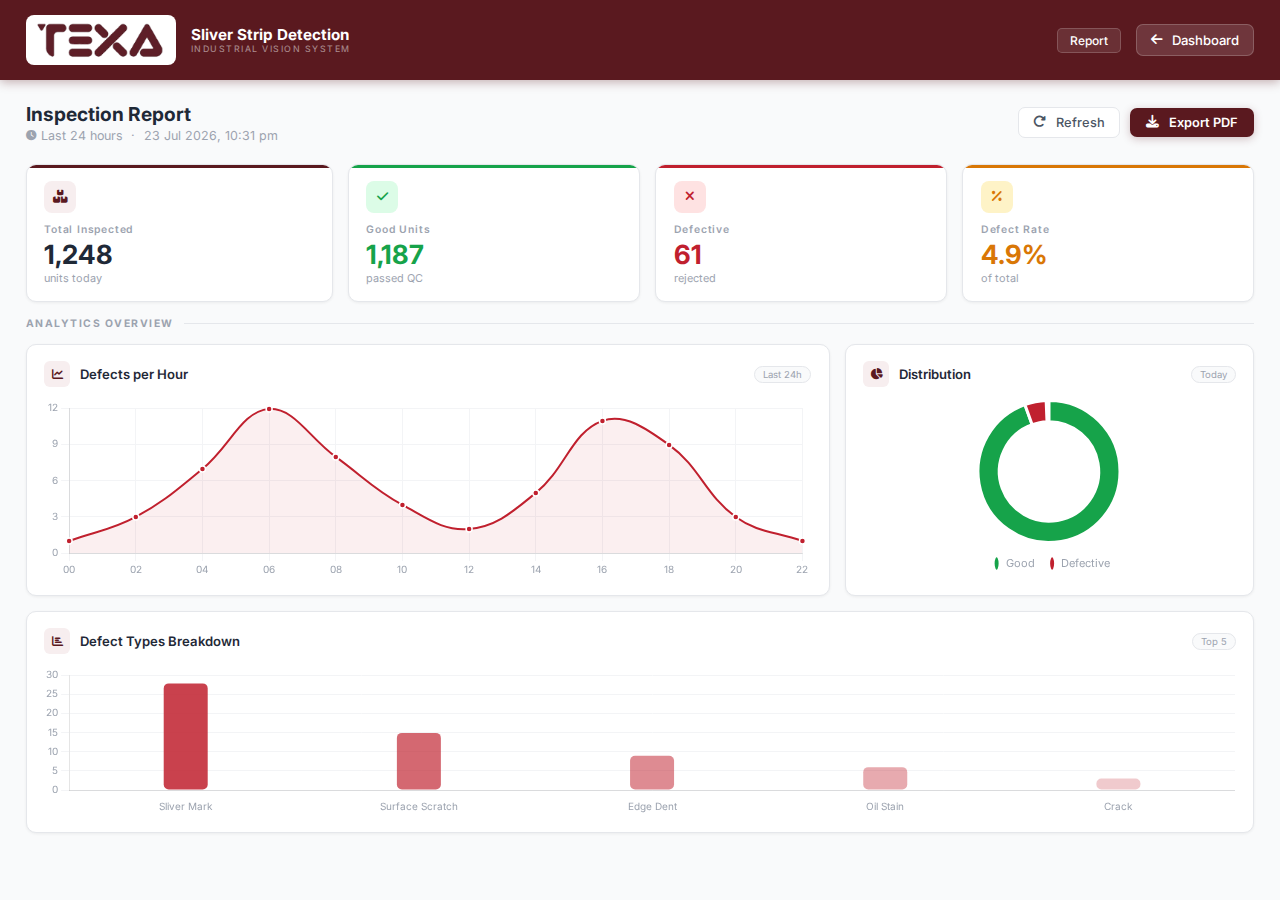
<file: template/report.html>
<!doctype html>
<html lang="en">
  <head>
    <meta charset="UTF-8" />
    <meta name="viewport" content="width=device-width, initial-scale=1.0" />
    <title>Report — Sliver Strip Detection</title>

    <link rel="preconnect" href="https://fonts.googleapis.com" />
    <link
      href="https://fonts.googleapis.com/css2?family=Inter:wght@300;400;500;600;700&family=JetBrains+Mono:wght@400;500&display=swap"
      rel="stylesheet"
    />
    <link rel="stylesheet" href="../static/css/all.min.css" />
    <!-- <script src="https://cdn.jsdelivr.net/npm/chart.js@4.4.3/dist/chart.umd.min.js"></script> -->

  <link rel="stylesheet" href="../static/css/report.css" />
  </head>

  <body>
    <!-- HEADER -->
    <header>
      <div class="logo-icon">
        <a href="index.html">
          <img src="../static/img/logo/logo.png" alt="" />
        </a>
      </div>
      <div class="brand">
        <div class="brand-name">Sliver Strip Detection</div>
        <div class="brand-sub">Industrial Vision System</div>
      </div>
      <div class="hdr-right">
        <div class="hdr-chip">
          <i
            class="fas fa-file-chart-line"
            style="font-size: 0.7rem; opacity: 0.7"
          ></i>
          Report
        </div>
        <button class="back-btn" onclick="window.location.href = 'index.html'">
          <i class="fas fa-arrow-left"></i> Dashboard
        </button>
      </div>
    </header>

    <div class="layout">
      <!-- CONTENT -->
      <div class="content">
        <!-- TOP BAR -->
        <div class="top-bar">
          <div class="top-bar-left">
            <h1>Inspection Report</h1>
            <p>
              <i class="fas fa-clock" style="font-size: 0.65rem"></i> Last 24
              hours &nbsp;·&nbsp; <span id="reportDate"></span>
            </p>
          </div>
          <div class="top-bar-right">
            <button
              class="btn-outline"
              onclick="showToast('Refreshing data...', 2000)"
            >
              <i class="fas fa-rotate-right"></i> Refresh
            </button>
            <button
              class="btn-primary"
              onclick="showToast('Exporting as PDF...', 2500)"
            >
              <i class="fas fa-download"></i> Export PDF
            </button>
          </div>
        </div>

        <!-- METRICS -->
        <div class="metrics-row">
          <div class="mc t-default">
            <div class="mc-icon"><i class="fas fa-boxes-stacked"></i></div>
            <div class="mc-label">Total Inspected</div>
            <div class="mc-val">1,248</div>
            <div class="mc-sub">units today</div>
          </div>
          <div class="mc t-green">
            <div class="mc-icon"><i class="fas fa-check"></i></div>
            <div class="mc-label">Good Units</div>
            <div class="mc-val g">1,187</div>
            <div class="mc-sub">passed QC</div>
          </div>
          <div class="mc t-red">
            <div class="mc-icon"><i class="fas fa-xmark"></i></div>
            <div class="mc-label">Defective</div>
            <div class="mc-val r">61</div>
            <div class="mc-sub">rejected</div>
          </div>
          <div class="mc t-amber">
            <div class="mc-icon"><i class="fas fa-percent"></i></div>
            <div class="mc-label">Defect Rate</div>
            <div class="mc-val a">4.9%</div>
            <div class="mc-sub">of total</div>
          </div>
        </div>

        <!-- SECTION: Charts -->
        <div class="sec-div"><span>Analytics Overview</span></div>

        <!-- TOP ROW: Line + Donut -->
        <div class="charts-top">
          <div class="chart-card">
            <div class="cc-head">
              <div class="cc-title">
                <div class="icon"><i class="fas fa-chart-line"></i></div>
                Defects per Hour
              </div>
              <span class="cc-badge">Last 24h</span>
            </div>
            <div class="canvas-wrap h-180">
              <canvas id="chartLine"></canvas>
            </div>
          </div>

          <div class="chart-card">
            <div class="cc-head">
              <div class="cc-title">
                <div class="icon"><i class="fas fa-chart-pie"></i></div>
                Distribution
              </div>
              <span class="cc-badge">Today</span>
            </div>
            <div class="canvas-wrap h-180">
              <canvas id="chartDonut"></canvas>
            </div>
          </div>
        </div>

        <!-- BOTTOM ROW: Bar full width -->
        <div class="chart-card">
          <div class="cc-head">
            <div class="cc-title">
              <div class="icon"><i class="fas fa-chart-bar"></i></div>
              Defect Types Breakdown
            </div>
            <span class="cc-badge">Top 5</span>
          </div>
          <div class="canvas-wrap h-150">
            <canvas id="chartBar"></canvas>
          </div>
        </div>

        <!-- TABLE -->
      </div>
      <!-- /content -->
    </div>
    <!-- /layout -->

    <!-- TOAST -->
    <div id="toast" class="toast"><span id="toastMsg"></span></div>
    <script src="../static/script/chart.umd.min.js"></script>
    <script src="../static/script/report.js"></script>
  </body>
</html>
</file>
<file: static/css/report.css>
@import url("https://fonts.googleapis.com/css2?family=Inter:ital,opsz,wght@0,14..32,100..900;1,14..32,100..900&display=swap");

      :root {
        --primary: #5a191f;
        --primary-mid: #7a2229;
        --primary-light: #f7eeef;
        --accent: #c0202e;
        --white: #ffffff;
        --gray-50: #f9fafb;
        --gray-100: #f3f4f6;
        --gray-200: #e5e7eb;
        --gray-300: #d1d5db;
        --gray-400: #9ca3af;
        --gray-600: #4b5563;
        --gray-800: #1f2937;
        --green: #16a34a;
        --green-bg: #dcfce7;
        --red-bg: #fee2e2;
        --amber: #d97706;
        --amber-bg: #fef3c7;
        --shadow-sm: 0 1px 3px rgba(0, 0, 0, 0.06);
        --shadow-md: 0 4px 16px rgba(0, 0, 0, 0.08);
      }

      * {
        margin: 0;
        padding: 0;
        box-sizing: border-box;
      }

      body {
        font-family: "Inter", sans-serif;
        background: var(--gray-50);
        color: var(--gray-800);
        min-height: 100vh;
        display: flex;
        flex-direction: column;
      }

      /* ─── HEADER ─── */
      header {
        background: var(--primary);
        color: var(--white);
        height: 80px;
        padding: 0 1.6rem;
        display: flex;
        align-items: center;

        box-shadow: 0 2px 10px rgba(90, 25, 31, 0.35);
        position: sticky;
        top: 0;
        z-index: 100;
        flex-shrink: 0;
      }

      .logo-icon {
        margin-right: 15px;
        width: 150px;
        height: 50px;
        background: rgb(255 255 255);
        border: 1px solid rgba(255, 255, 255, 0.22);
        border-radius: 8px;
        display: flex;
        align-items: center;
        justify-content: center;
        font-size: 1rem;
        flex-shrink: 0;
      }

      .logo-icon img {
        width: 100%;
        height: auto;
      }

      .brand {
        line-height: 1.2;
      }

      .brand-name {
        font-size: 0.95rem;
        font-weight: 700;
      }

      .brand-sub {
        font-family: "Inter", sans-serif;
        font-size: 0.55rem;
        opacity: 0.5;
        text-transform: uppercase;
        letter-spacing: 1.5px;
      }

      .hdr-right {
        margin-left: auto;
        display: flex;
        align-items: center;
      }

      .hdr-chip {
        background: rgba(255, 255, 255, 0.1);
        border: 1px solid rgba(255, 255, 255, 0.18);
        border-radius: 5px;
        padding: 4px 12px;
        font-size: 0.75rem;
        font-weight: 500;
        display: flex;
        align-items: center;
        margin-right: 15px;
      }

      .back-btn {
        background: rgba(255, 255, 255, 0.13);
        border: 1px solid rgba(255, 255, 255, 0.2);
        color: white;
        padding: 7px 14px;
        border-radius: 7px;
        cursor: pointer;
        font-family: "Inter", sans-serif;
        font-size: 0.82rem;
        font-weight: 500;
        display: flex;
        align-items: center;

        transition: background 0.2s;
      }

      .back-btn i {
        margin-right: 10px;
      }

      .back-btn:hover {
        background: rgba(255, 255, 255, 0.22);
      }

      .layout {
        flex: 1;
        display: flex;
        min-height: 0;
      }

      /* Main content */
      .content {
        flex: 1;
        padding: 1.4rem 1.6rem;
        overflow-y: auto;
        min-width: 0;
      }

      /* ─── PAGE TOP BAR ─── */
      .top-bar {
        display: flex;
        align-items: center;
        justify-content: space-between;
        margin-bottom: 1.3rem;
        flex-wrap: wrap;
      }

      .top-bar-left h1 {
        font-size: 1.2rem;
        font-weight: 700;
        color: var(--gray-800);
        margin-bottom: 2px;
      }

      .top-bar-left p {
        font-size: 0.78rem;
        color: var(--gray-400);
        display: flex;
        align-items: center;
      }

      .top-bar-left p i {
        margin-right: 5px;
      }

      .top-bar-left p span {
        margin-left: 5px;
      }

      .top-bar-right {
        display: flex;
        align-items: center;
      }

      .top-bar-right button {
        margin-left: 10px;
      }

      .btn-outline {
        background: var(--white);
        border: 1px solid var(--gray-200);
        color: var(--gray-600);
        padding: 7px 14px;
        border-radius: 7px;
        font-family: "Inter", sans-serif;
        font-size: 0.8rem;
        font-weight: 500;
        cursor: pointer;
        transition: all 0.18s;
        display: flex;
        align-items: center;
      }

      .btn-outline i {
        margin-right: 10px;
      }

      .btn-outline:hover {
        border-color: var(--gray-300);
        color: var(--gray-800);
      }

      .btn-primary {
        background: var(--primary);
        color: white;
        border: none;
        padding: 7px 16px;
        border-radius: 7px;
        font-family: "Inter", sans-serif;
        font-size: 0.8rem;
        font-weight: 600;
        cursor: pointer;
        transition: all 0.2s;
        display: flex;
        align-items: center;
        box-shadow: 0 2px 8px rgba(90, 25, 31, 0.25);
      }

      .btn-primary i {
        margin-right: 10px;
      }

      .btn-primary:hover {
        background: var(--primary-mid);
        transform: translateY(-1px);
      }

      /* ─── METRIC CARDS ─── */
      .metrics-row {
        display: grid;
        grid-template-columns: repeat(4, 1fr);
        margin-bottom: 15px;
      }

      .mc {
        background: var(--white);
        border: 1px solid var(--gray-200);
        border-radius: 10px;
        padding: 1rem 1.1rem;
        box-shadow: var(--shadow-sm);
        position: relative;
        overflow: hidden;
        transition:
          box-shadow 0.2s,
          border-color 0.2s;
        margin-left: 15px;
      }

      .mc:first-child {
        margin-left: 0px;
      }

      .mc:hover {
        box-shadow: var(--shadow-md);
        border-color: var(--gray-300);
      }

      .mc::after {
        content: "";
        position: absolute;
        top: 0;
        left: 0;
        right: 0;
        height: 3px;
        border-radius: 10px 10px 0 0;
      }

      .mc.t-default::after {
        background: var(--primary);
      }

      .mc.t-green::after {
        background: var(--green);
      }

      .mc.t-red::after {
        background: var(--accent);
      }

      .mc.t-amber::after {
        background: var(--amber);
      }

      .mc-icon {
        width: 32px;
        height: 32px;
        border-radius: 8px;
        display: flex;
        align-items: center;
        justify-content: center;
        font-size: 0.8rem;
        margin-bottom: 10px;
      }

      .mc.t-default .mc-icon {
        background: var(--primary-light);
        color: var(--primary);
      }

      .mc.t-green .mc-icon {
        background: var(--green-bg);
        color: var(--green);
      }

      .mc.t-red .mc-icon {
        background: var(--red-bg);
        color: var(--accent);
      }

      .mc.t-amber .mc-icon {
        background: var(--amber-bg);
        color: var(--amber);
      }

      .mc-label {
        font-size: 0.65rem;
        font-weight: 600;
        color: var(--gray-400);
        text-transform: capitalize;
        letter-spacing: 0.8px;
        margin-bottom: 5px;
      }

      .mc-val {
        font-family: "Inter", sans-serif;
        font-size: 1.65rem;
        font-weight: 700;
        line-height: 1.05;
        color: var(--gray-800);
      }

      .mc-val.g {
        color: var(--green);
      }

      .mc-val.r {
        color: var(--accent);
      }

      .mc-val.a {
        color: var(--amber);
      }

      .mc-sub {
        font-size: 0.68rem;
        color: var(--gray-400);
        margin-top: 2px;
      }

      /* ─── SECTION DIVIDER ─── */
      .sec-div {
        display: flex;
        align-items: center;
        margin-bottom: 0.9rem;
      }

      .sec-div span {
        padding-right: 10px;
        font-size: 0.65rem;
        font-weight: 700;
        text-transform: uppercase;
        letter-spacing: 1.5px;
        color: var(--gray-400);
        white-space: nowrap;
      }

      .sec-div::before,
      .sec-div::after {
        content: "";
        flex: 1;
        height: 1px;
        background: var(--gray-200);
      }

      .sec-div::before {
        display: none;
      }

      /* ─── CHARTS ─── */
      /* Top row: line + donut side by side */
      .charts-top {
        display: grid;
        grid-template-columns: 2fr 1fr;
        margin-bottom: 15px;
      }

      /* Bottom row: bar full width */
      .chart-card {
        background: var(--white);
        border: 1px solid var(--gray-200);
        border-radius: 10px;
        padding: 1rem 1.1rem;
        box-shadow: var(--shadow-sm);
        transition: box-shadow 0.2s;
        margin-right: 15px;
      }

      .chart-card:last-child {
        margin-right: 0px;
      }

      .chart-card:hover {
        box-shadow: var(--shadow-md);
      }

      .cc-head {
        display: flex;
        align-items: center;
        justify-content: space-between;
        margin-bottom: 0.75rem;
      }

      .cc-title {
        display: flex;
        align-items: center;
        font-size: 0.82rem;
        font-weight: 600;
        color: var(--gray-800);
      }

      .cc-title .icon {
        width: 26px;
        height: 26px;
        background: var(--primary-light);
        border-radius: 6px;
        color: var(--primary);
        display: flex;
        align-items: center;
        justify-content: center;
        font-size: 0.7rem;
        margin-right: 10px;
      }

      .cc-badge {
        font-family: "Inter", sans-serif;
        font-size: 0.6rem;
        padding: 2px 8px;
        border-radius: 10px;
        border: 1px solid var(--gray-200);
        color: var(--gray-400);
        background: var(--gray-50);
      }

      /* Fixed canvas heights — much smaller than before */
      .canvas-wrap {
        position: relative;
      }

      .canvas-wrap.h-180 {
        height: 180px;
      }

      .canvas-wrap.h-160 {
        height: 160px;
      }

      .canvas-wrap.h-150 {
        height: 150px;
      }

      /* ─── TABLE ─── */
      .table-card {
        background: var(--white);
        border: 1px solid var(--gray-200);
        border-radius: 10px;
        box-shadow: var(--shadow-sm);
        overflow: hidden;
        margin-top: 0.8rem;
      }

      .table-head-bar {
        padding: 0.8rem 1.1rem;
        border-bottom: 1px solid var(--gray-100);
        display: flex;
        align-items: center;
        justify-content: space-between;
      }

      .table-head-bar .cc-title {
        font-size: 0.82rem;
      }

      table {
        width: 100%;
        border-collapse: collapse;
      }

      thead tr {
        background: var(--gray-50);
        border-bottom: 1px solid var(--gray-200);
      }

      th {
        font-size: 0.62rem;
        font-weight: 600;
        text-transform: uppercase;
        letter-spacing: 1px;
        color: var(--gray-400);
        padding: 8px 14px;
        text-align: left;
      }

      td {
        padding: 9px 14px;
        font-size: 0.82rem;
        border-bottom: 1px solid var(--gray-100);
        color: var(--gray-800);
      }

      tbody tr:last-child td {
        border-bottom: none;
      }

      tbody tr:hover {
        background: var(--gray-50);
      }

      .mono {
        font-family: "Inter", sans-serif;
        font-size: 0.75rem;
      }

      .pill {
        margin-right: 10px;
        display: inline-flex;
        align-items: center;
        padding: 2px 9px;
        border-radius: 16px;
        font-size: 0.68rem;
        font-weight: 600;
      }

      .pill.good {
        background: var(--green-bg);
        color: var(--green);
      }

      .pill.bad {
        background: var(--red-bg);
        color: var(--accent);
      }

      /* ─── TOAST ─── */
      .toast {
        position: fixed;
        bottom: 24px;
        left: 50%;
        transform: translateX(-50%) translateY(50px);
        background: var(--primary);
        color: white;
        padding: 10px 22px;
        border-radius: 8px;
        font-size: 0.85rem;
        font-weight: 500;
        box-shadow: 0 6px 20px rgba(90, 25, 31, 0.3);
        z-index: 1000;
        display: none;
        text-align: center;
        transition: transform 0.3s ease;
        min-width: 240px;
      }

      .toast.show {
        transform: translateX(-50%) translateY(0);
      }

      ::-webkit-scrollbar {
        width: 12px;
      }

      ::-webkit-scrollbar-thumb {
        background: #888;
        border-radius: 10px;
        border: 3px solid #f1f1f1;
      }

      ::-webkit-scrollbar-thumb:hover {
        border: 2px solid #f1f1f1;
        background: #555;
      }
</file>
